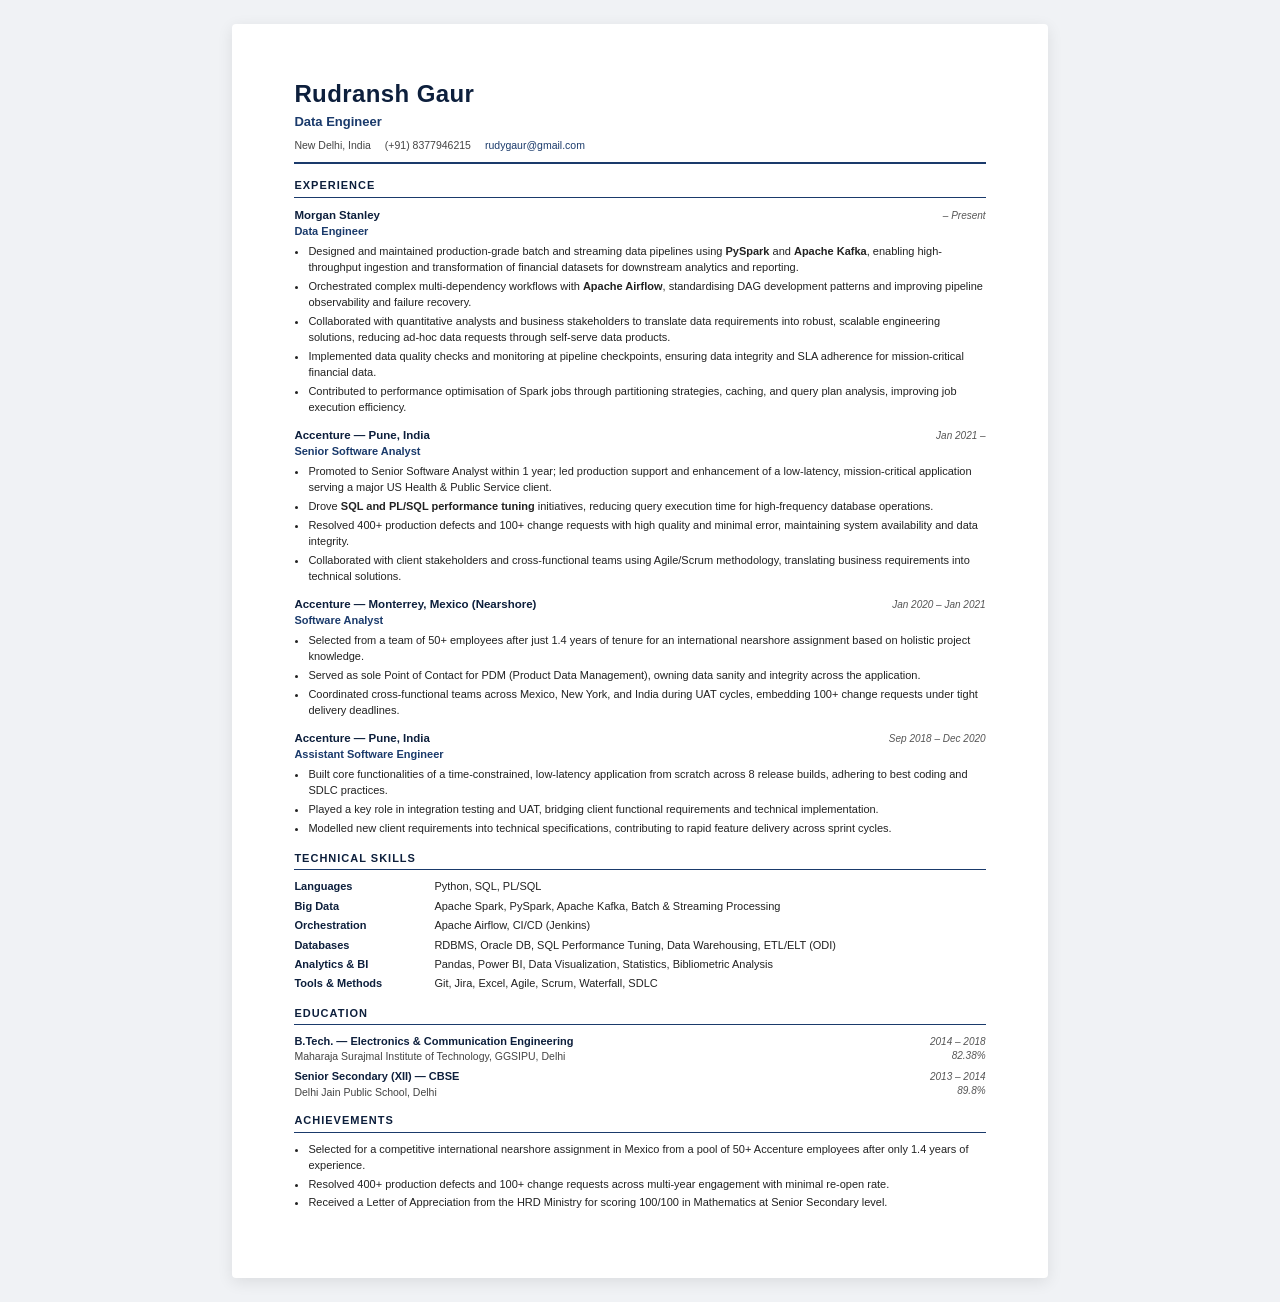
<file: index.html>
<!DOCTYPE html>
<html lang="en">
<head>
    <meta charset="UTF-8">
    <meta name="viewport" content="width=device-width, initial-scale=1.0">
    <title>Rudransh Gaur - Data Engineer Resume</title>
    <style>
        * {
            margin: 0;
            padding: 0;
            box-sizing: border-box;
        }

        body {
            font-family: Arial, sans-serif;
            font-size: 11px;
            line-height: 1.4;
            color: #1a1a1a;
            background: #f0f2f5;
            padding: 24px;
        }

        .resume-container {
            max-width: 8.5in;
            margin: 0 auto;
            background: #ffffff;
            padding: 0.55in 0.65in;
            min-height: 11in;
            border-radius: 4px;
            box-shadow: 0 4px 16px rgba(0, 0, 0, 0.09);
        }

        /* ── HEADER ─────────────────────────────────────────── */
        .header {
            margin-bottom: 14px;
            padding-bottom: 10px;
            border-bottom: 2px solid #1a3a6b;
        }

        .name {
            font-size: 24px;
            font-weight: 700;
            letter-spacing: 0.4px;
            color: #0d1f3c;
            margin-bottom: 3px;
        }

        .job-title {
            font-size: 13px;
            font-weight: 600;
            color: #1a3a6b;
            margin-bottom: 6px;
        }

        .contact-line {
            font-size: 10.5px;
            color: #444;
            display: flex;
            flex-wrap: wrap;
            gap: 14px;
        }

        .contact-line a {
            color: #1a3a6b;
            text-decoration: none;
        }

        .contact-line a:hover {
            text-decoration: underline;
        }

        /* ── SECTION ─────────────────────────────────────────── */
        .section {
            margin-bottom: 14px;
        }

        .section-title {
            font-size: 11px;
            font-weight: 700;
            text-transform: uppercase;
            letter-spacing: 1px;
            color: #0d1f3c;
            border-bottom: 1.5px solid #1a3a6b;
            padding-bottom: 3px;
            margin-bottom: 9px;
        }

        /* ── EXPERIENCE ──────────────────────────────────────── */
        .exp-item {
            margin-bottom: 11px;
        }

        .exp-header {
            display: flex;
            justify-content: space-between;
            align-items: baseline;
            margin-bottom: 1px;
        }

        .exp-company {
            font-weight: 700;
            font-size: 11.5px;
            color: #0d1f3c;
        }

        .exp-dates {
            font-size: 10px;
            color: #555;
            white-space: nowrap;
            font-style: italic;
        }

        .exp-role {
            font-size: 11px;
            font-weight: 600;
            color: #1a3a6b;
            margin-bottom: 5px;
        }

        .exp-bullets {
            padding-left: 14px;
            margin: 0;
        }

        .exp-bullets li {
            margin-bottom: 3px;
            line-height: 1.45;
            color: #222;
        }

        /* ── SKILLS ──────────────────────────────────────────── */
        .skills-grid {
            display: grid;
            grid-template-columns: 130px 1fr;
            gap: 4px 10px;
            font-size: 11px;
        }

        .skill-label {
            font-weight: 700;
            color: #0d1f3c;
            white-space: nowrap;
        }

        .skill-value {
            color: #222;
        }

        /* ── EDUCATION ───────────────────────────────────────── */
        .edu-item {
            display: flex;
            justify-content: space-between;
            align-items: baseline;
            margin-bottom: 5px;
        }

        .edu-left .edu-degree {
            font-weight: 700;
            font-size: 11px;
            color: #0d1f3c;
        }

        .edu-left .edu-institution {
            font-size: 10.5px;
            color: #444;
        }

        .edu-right {
            text-align: right;
            font-size: 10px;
            color: #555;
            font-style: italic;
            white-space: nowrap;
        }

        /* ── ACHIEVEMENTS ────────────────────────────────────── */
        .ach-list {
            padding-left: 14px;
            margin: 0;
        }

        .ach-list li {
            margin-bottom: 3px;
            line-height: 1.45;
            color: #222;
        }

        /* ── PRINT ───────────────────────────────────────────── */
        @media print {
            body {
                padding: 0;
                background: #ffffff;
                font-size: 11px;
            }
            .resume-container {
                padding: 0.5in 0.6in;
                max-width: none;
                width: 8.5in;
                min-height: 11in;
                box-shadow: none;
                border-radius: 0;
            }
        }

        @media (max-width: 640px) {
            body { padding: 10px; }
            .exp-header { flex-direction: column; }
            .edu-item { flex-direction: column; }
            .edu-right { text-align: left; margin-top: 2px; }
        }
    </style>
</head>
<body>
<div class="resume-container">

    <!-- ════════════ HEADER ════════════ -->
    <div class="header">
        <div class="name">Rudransh Gaur</div>
        <div class="job-title">Data Engineer</div>
        <div class="contact-line">
            <span>New Delhi, India</span>
            <span>(+91) 8377946215</span>
            <a href="mailto:rudygaur@gmail.com">rudygaur@gmail.com</a>
        </div>
    </div>

    <!-- ════════════ EXPERIENCE ════════════ -->
    <div class="section">
        <div class="section-title">Experience</div>

        <!-- Morgan Stanley -->
        <div class="exp-item">
            <div class="exp-header">
                <span class="exp-company">Morgan Stanley</span>
                <span class="exp-dates"><!-- UPDATE: e.g. Jan 2023 --> – Present</span>
            </div>
            <div class="exp-role">Data Engineer</div>
            <ul class="exp-bullets">
                <li>Designed and maintained production-grade batch and streaming data pipelines using <strong>PySpark</strong> and <strong>Apache Kafka</strong>, enabling high-throughput ingestion and transformation of financial datasets for downstream analytics and reporting.</li>
                <li>Orchestrated complex multi-dependency workflows with <strong>Apache Airflow</strong>, standardising DAG development patterns and improving pipeline observability and failure recovery.</li>
                <li>Collaborated with quantitative analysts and business stakeholders to translate data requirements into robust, scalable engineering solutions, reducing ad-hoc data requests through self-serve data products.</li>
                <li>Implemented data quality checks and monitoring at pipeline checkpoints, ensuring data integrity and SLA adherence for mission-critical financial data.</li>
                <li>Contributed to performance optimisation of Spark jobs through partitioning strategies, caching, and query plan analysis, improving job execution efficiency.</li>
            </ul>
        </div>

        <!-- Accenture SSA -->
        <div class="exp-item">
            <div class="exp-header">
                <span class="exp-company">Accenture — Pune, India</span>
                <span class="exp-dates">Jan 2021 – <!-- UPDATE: end date --></span>
            </div>
            <div class="exp-role">Senior Software Analyst</div>
            <ul class="exp-bullets">
                <li>Promoted to Senior Software Analyst within 1 year; led production support and enhancement of a low-latency, mission-critical application serving a major US Health &amp; Public Service client.</li>
                <li>Drove <strong>SQL and PL/SQL performance tuning</strong> initiatives, reducing query execution time for high-frequency database operations.</li>
                <li>Resolved 400+ production defects and 100+ change requests with high quality and minimal error, maintaining system availability and data integrity.</li>
                <li>Collaborated with client stakeholders and cross-functional teams using Agile/Scrum methodology, translating business requirements into technical solutions.</li>
            </ul>
        </div>

        <!-- Accenture Mexico -->
        <div class="exp-item">
            <div class="exp-header">
                <span class="exp-company">Accenture — Monterrey, Mexico (Nearshore)</span>
                <span class="exp-dates">Jan 2020 – Jan 2021</span>
            </div>
            <div class="exp-role">Software Analyst</div>
            <ul class="exp-bullets">
                <li>Selected from a team of 50+ employees after just 1.4 years of tenure for an international nearshore assignment based on holistic project knowledge.</li>
                <li>Served as sole Point of Contact for PDM (Product Data Management), owning data sanity and integrity across the application.</li>
                <li>Coordinated cross-functional teams across Mexico, New York, and India during UAT cycles, embedding 100+ change requests under tight delivery deadlines.</li>
            </ul>
        </div>

        <!-- Accenture ASE -->
        <div class="exp-item">
            <div class="exp-header">
                <span class="exp-company">Accenture — Pune, India</span>
                <span class="exp-dates">Sep 2018 – Dec 2020</span>
            </div>
            <div class="exp-role">Assistant Software Engineer</div>
            <ul class="exp-bullets">
                <li>Built core functionalities of a time-constrained, low-latency application from scratch across 8 release builds, adhering to best coding and SDLC practices.</li>
                <li>Played a key role in integration testing and UAT, bridging client functional requirements and technical implementation.</li>
                <li>Modelled new client requirements into technical specifications, contributing to rapid feature delivery across sprint cycles.</li>
            </ul>
        </div>
    </div>

    <!-- ════════════ SKILLS ════════════ -->
    <div class="section">
        <div class="section-title">Technical Skills</div>
        <div class="skills-grid">
            <span class="skill-label">Languages</span>
            <span class="skill-value">Python, SQL, PL/SQL</span>

            <span class="skill-label">Big Data</span>
            <span class="skill-value">Apache Spark, PySpark, Apache Kafka, Batch &amp; Streaming Processing</span>

            <span class="skill-label">Orchestration</span>
            <span class="skill-value">Apache Airflow, CI/CD (Jenkins)</span>

            <span class="skill-label">Databases</span>
            <span class="skill-value">RDBMS, Oracle DB, SQL Performance Tuning, Data Warehousing, ETL/ELT (ODI)</span>

            <span class="skill-label">Analytics &amp; BI</span>
            <span class="skill-value">Pandas, Power BI, Data Visualization, Statistics, Bibliometric Analysis</span>

            <span class="skill-label">Tools &amp; Methods</span>
            <span class="skill-value">Git, Jira, Excel, Agile, Scrum, Waterfall, SDLC</span>
        </div>
    </div>

    <!-- ════════════ EDUCATION ════════════ -->
    <div class="section">
        <div class="section-title">Education</div>

        <div class="edu-item">
            <div class="edu-left">
                <div class="edu-degree">B.Tech. — Electronics &amp; Communication Engineering</div>
                <div class="edu-institution">Maharaja Surajmal Institute of Technology, GGSIPU, Delhi</div>
            </div>
            <div class="edu-right">2014 – 2018<br>82.38%</div>
        </div>

        <div class="edu-item">
            <div class="edu-left">
                <div class="edu-degree">Senior Secondary (XII) — CBSE</div>
                <div class="edu-institution">Delhi Jain Public School, Delhi</div>
            </div>
            <div class="edu-right">2013 – 2014<br>89.8%</div>
        </div>
    </div>

    <!-- ════════════ ACHIEVEMENTS ════════════ -->
    <div class="section">
        <div class="section-title">Achievements</div>
        <ul class="ach-list">
            <li>Selected for a competitive international nearshore assignment in Mexico from a pool of 50+ Accenture employees after only 1.4 years of experience.</li>
            <li>Resolved 400+ production defects and 100+ change requests across multi-year engagement with minimal re-open rate.</li>
            <li>Received a Letter of Appreciation from the HRD Ministry for scoring 100/100 in Mathematics at Senior Secondary level.</li>
        </ul>
    </div>

</div>
</body>
</html>
</file>
